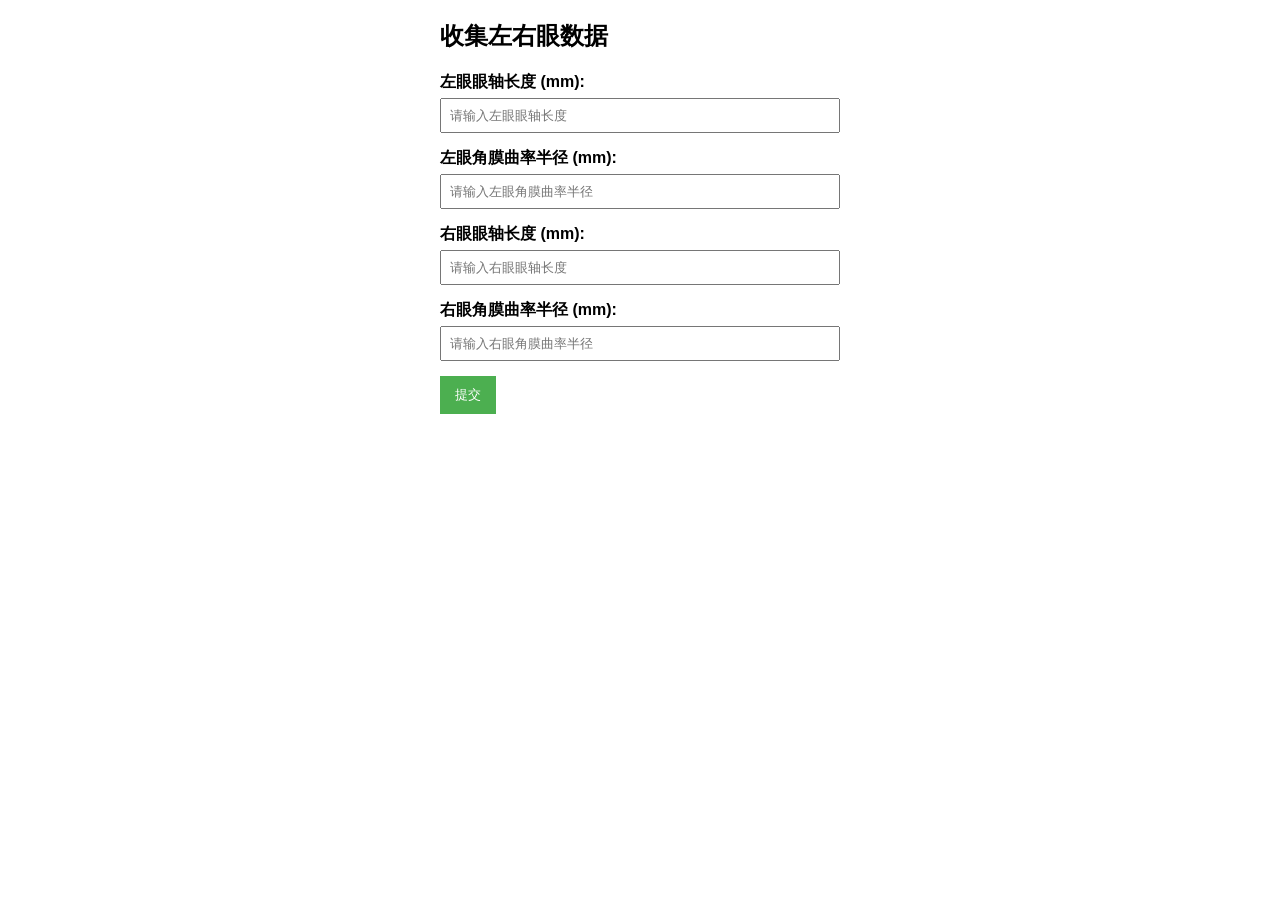
<file: temp.html>
<!DOCTYPE html>
<html lang="en">
<head>
    <meta charset="UTF-8">
    <meta name="viewport" content="width=device-width, initial-scale=1.0">
    <title>眼轴长度和角膜曲率半径收集</title>
    <style>
        body {
            font-family: Arial, sans-serif;
            margin: 20px;
        }
        .form-container {
            max-width: 400px;
            margin: 0 auto;
        }
        .form-group {
            margin-bottom: 15px;
        }
        label {
            display: block;
            font-weight: bold;
            margin-bottom: 5px;
        }
        input {
            width: 100%;
            padding: 8px;
            box-sizing: border-box;
        }
        button {
            background-color: #4CAF50;
            color: white;
            padding: 10px 15px;
            border: none;
            cursor: pointer;
        }
        button:hover {
            background-color: #45a049;
        }
        .output {
            margin-top: 10px;
            font-size: 16px;
            color: #333;
        }
    </style>
</head>
<body>
    <div class="form-container">
        <h2>收集左右眼数据</h2>
        <form id="eyeDataForm">
            <div class="form-group">
                <label for="leftEyeAL">左眼眼轴长度 (mm):</label>
                <input type="number" id="leftEyeAL" name="leftEyeAL" step="0.01" placeholder="请输入左眼眼轴长度" required>
            </div>
            <div class="form-group">
                <label for="leftEyeCR">左眼角膜曲率半径 (mm):</label>
                <input type="number" id="leftEyeCR" name="leftEyeCR" step="0.01" placeholder="请输入左眼角膜曲率半径" required>
            </div>
            <div class="output" id="leftEyeSEOutput"></div>

            <div class="form-group">
                <label for="rightEyeAL">右眼眼轴长度 (mm):</label>
                <input type="number" id="rightEyeAL" name="rightEyeAL" step="0.01" placeholder="请输入右眼眼轴长度" required>
            </div>
            <div class="form-group">
                <label for="rightEyeCR">右眼角膜曲率半径 (mm):</label>
                <input type="number" id="rightEyeCR" name="rightEyeCR" step="0.01" placeholder="请输入右眼角膜曲率半径" required>
            </div>
            <div class="output" id="rightEyeSEOutput"></div>

            <button type="submit">提交</button>
        </form>
    </div>

    <script>
        document.getElementById('eyeDataForm').addEventListener('input', function() {
            const leftEyeAL = parseFloat(document.getElementById('leftEyeAL').value);
            const leftEyeCR = parseFloat(document.getElementById('leftEyeCR').value);
            const rightEyeAL = parseFloat(document.getElementById('rightEyeAL').value);
            const rightEyeCR = parseFloat(document.getElementById('rightEyeCR').value);

            const leftEyeSEOutput = document.getElementById('leftEyeSEOutput');
            const rightEyeSEOutput = document.getElementById('rightEyeSEOutput');

            if (!isNaN(leftEyeAL) && !isNaN(leftEyeCR)) {
                const leftSE = 43.86 - 14.73 * (leftEyeAL / leftEyeCR);
                leftEyeSEOutput.textContent = `左眼SE值: ${leftSE.toFixed(2)}`;
            } else {
                leftEyeSEOutput.textContent = '';
            }

            if (!isNaN(rightEyeAL) && !isNaN(rightEyeCR)) {
                const rightSE = 43.86 - 14.73 * (rightEyeAL / rightEyeCR);
                rightEyeSEOutput.textContent = `右眼SE值: ${rightSE.toFixed(2)}`;
            } else {
                rightEyeSEOutput.textContent = '';
            }
        });

        document.getElementById('eyeDataForm').addEventListener('submit', function(event) {
            event.preventDefault();

            const leftEyeAL = document.getElementById('leftEyeAL').value;
            const leftEyeCR = document.getElementById('leftEyeCR').value;
            const rightEyeAL = document.getElementById('rightEyeAL').value;
            const rightEyeCR = document.getElementById('rightEyeCR').value;

            console.log('左眼眼轴长度:', leftEyeAL, 'mm');
            console.log('左眼角膜曲率半径:', leftEyeCR, 'mm');
            console.log('右眼眼轴长度:', rightEyeAL, 'mm');
            console.log('右眼角膜曲率半径:', rightEyeCR, 'mm');
        });
    </script>
</body>
</html>
</file>
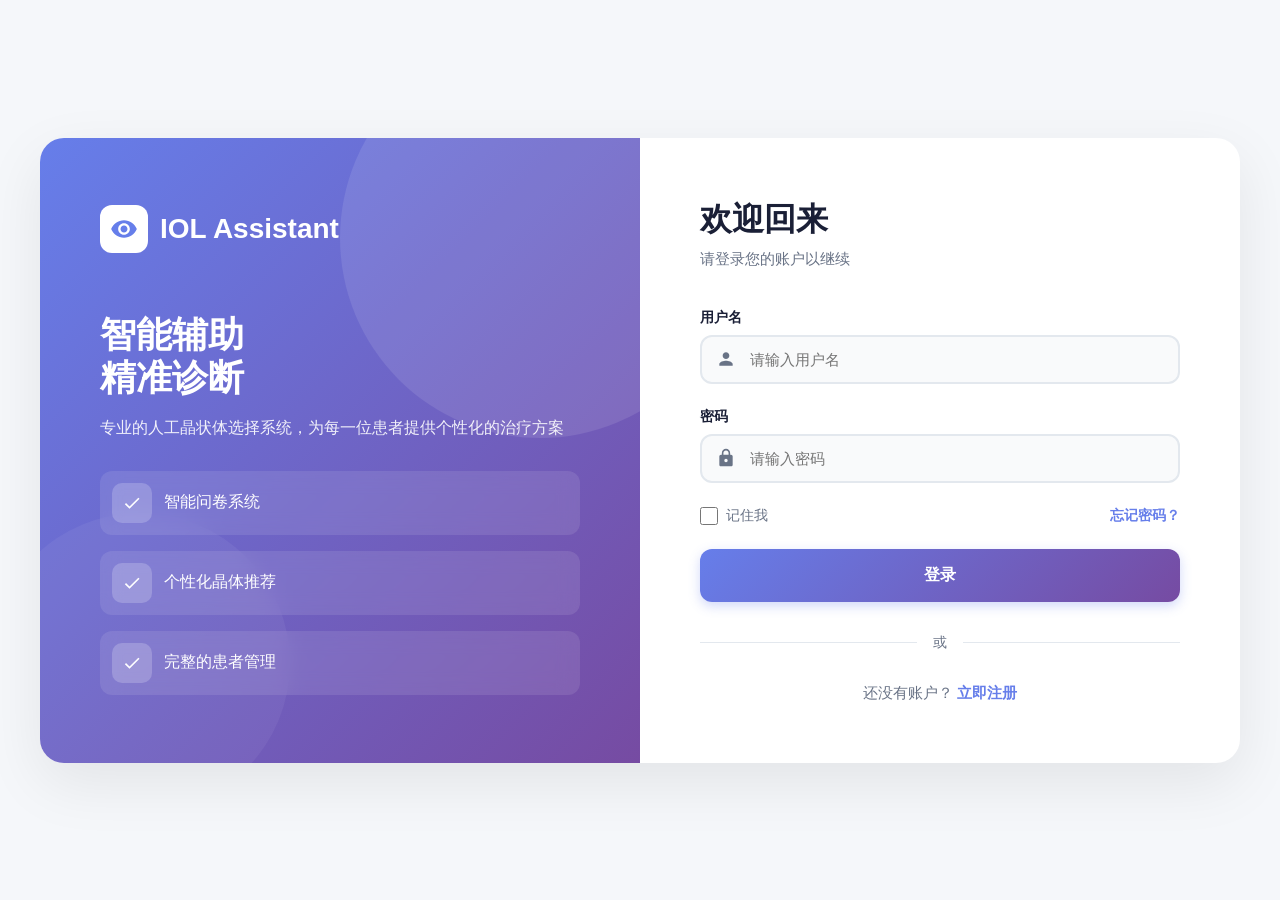
<file: templates/login.html>
<!DOCTYPE html>
<html lang="zh-CN">
<head>
    <meta charset="UTF-8">
    <meta name="viewport" content="width=device-width, initial-scale=1.0">
    <title>登录 - 人工晶状体选择系统</title>
    <style>
        * {
            margin: 0;
            padding: 0;
            box-sizing: border-box;
        }

        body {
            font-family: 'Inter', -apple-system, BlinkMacSystemFont, 'Segoe UI', sans-serif;
            background: #f5f7fa;
            min-height: 100vh;
            display: flex;
            justify-content: center;
            align-items: center;
            padding: 20px;
        }

        .login-wrapper {
            display: flex;
            max-width: 1200px;
            width: 100%;
            background: white;
            border-radius: 24px;
            overflow: hidden;
            box-shadow: 0 20px 60px rgba(0, 0, 0, 0.08);
            animation: slideUp 0.6s ease-out;
        }

        @keyframes slideUp {
            from {
                opacity: 0;
                transform: translateY(30px);
            }
            to {
                opacity: 1;
                transform: translateY(0);
            }
        }

        .login-left {
            flex: 1;
            background: linear-gradient(135deg, #667eea 0%, #764ba2 100%);
            padding: 60px;
            display: flex;
            flex-direction: column;
            justify-content: center;
            color: white;
            position: relative;
            overflow: hidden;
        }

        .login-left::before {
            content: '';
            position: absolute;
            width: 400px;
            height: 400px;
            background: rgba(255, 255, 255, 0.1);
            border-radius: 50%;
            top: -100px;
            right: -100px;
        }

        .login-left::after {
            content: '';
            position: absolute;
            width: 300px;
            height: 300px;
            background: rgba(255, 255, 255, 0.05);
            border-radius: 50%;
            bottom: -50px;
            left: -50px;
        }

        .logo-section {
            position: relative;
            z-index: 1;
            margin-bottom: 40px;
        }

        .logo {
            display: flex;
            align-items: center;
            gap: 12px;
            margin-bottom: 20px;
        }

        .logo-icon {
            width: 48px;
            height: 48px;
            background: white;
            border-radius: 12px;
            display: flex;
            align-items: center;
            justify-content: center;
        }

        .logo h1 {
            font-size: 28px;
            font-weight: 700;
        }

        .welcome-text {
            position: relative;
            z-index: 1;
        }

        .welcome-text h2 {
            font-size: 36px;
            font-weight: 700;
            margin-bottom: 16px;
            line-height: 1.2;
        }

        .welcome-text p {
            font-size: 16px;
            opacity: 0.9;
            line-height: 1.6;
            margin-bottom: 30px;
        }

        .feature-list {
            position: relative;
            z-index: 1;
            display: flex;
            flex-direction: column;
            gap: 16px;
        }

        .feature-item {
            display: flex;
            align-items: center;
            gap: 12px;
            padding: 12px;
            background: rgba(255, 255, 255, 0.1);
            border-radius: 12px;
            backdrop-filter: blur(10px);
        }

        .feature-icon {
            width: 40px;
            height: 40px;
            background: rgba(255, 255, 255, 0.2);
            border-radius: 10px;
            display: flex;
            align-items: center;
            justify-content: center;
            flex-shrink: 0;
        }

        .login-right {
            flex: 1;
            padding: 60px;
            display: flex;
            flex-direction: column;
            justify-content: center;
        }

        .login-header {
            margin-bottom: 40px;
        }

        .login-header h3 {
            font-size: 32px;
            font-weight: 700;
            color: #1a1f36;
            margin-bottom: 8px;
        }

        .login-header p {
            font-size: 15px;
            color: #697386;
        }

        .error-message, .success-message {
            padding: 14px 16px;
            border-radius: 12px;
            margin-bottom: 24px;
            font-size: 14px;
            display: none;
            animation: fadeIn 0.3s ease;
        }

        @keyframes fadeIn {
            from { opacity: 0; transform: translateY(-10px); }
            to { opacity: 1; transform: translateY(0); }
        }

        .error-message {
            background-color: #fff0f0;
            border: 1px solid #ffd6d6;
            color: #c30000;
        }

        .success-message {
            background-color: #f0fff4;
            border: 1px solid #c6f6d5;
            color: #22543d;
        }

        .form-group {
            margin-bottom: 24px;
        }

        .form-group label {
            display: block;
            margin-bottom: 8px;
            color: #1a1f36;
            font-weight: 600;
            font-size: 14px;
        }

        .input-wrapper {
            position: relative;
        }

        .input-icon {
            position: absolute;
            left: 16px;
            top: 50%;
            transform: translateY(-50%);
            color: #697386;
        }

        .form-group input {
            width: 100%;
            padding: 14px 16px 14px 48px;
            border: 2px solid #e3e8ee;
            border-radius: 12px;
            font-size: 15px;
            transition: all 0.3s ease;
            background: #f9fafb;
        }

        .form-group input:focus {
            outline: none;
            border-color: #667eea;
            background: white;
            box-shadow: 0 0 0 4px rgba(102, 126, 234, 0.1);
        }

        .form-options {
            display: flex;
            justify-content: space-between;
            align-items: center;
            margin-bottom: 24px;
        }

        .remember-me {
            display: flex;
            align-items: center;
            gap: 8px;
        }

        .remember-me input[type="checkbox"] {
            width: 18px;
            height: 18px;
            cursor: pointer;
        }

        .remember-me label {
            font-size: 14px;
            color: #697386;
            cursor: pointer;
        }

        .forgot-password {
            font-size: 14px;
            color: #667eea;
            text-decoration: none;
            font-weight: 600;
            transition: color 0.3s ease;
        }

        .forgot-password:hover {
            color: #764ba2;
        }

        .login-btn {
            width: 100%;
            padding: 16px;
            background: linear-gradient(135deg, #667eea 0%, #764ba2 100%);
            color: white;
            border: none;
            border-radius: 12px;
            font-size: 16px;
            font-weight: 600;
            cursor: pointer;
            transition: all 0.3s ease;
            box-shadow: 0 4px 12px rgba(102, 126, 234, 0.3);
        }

        .login-btn:hover {
            transform: translateY(-2px);
            box-shadow: 0 8px 20px rgba(102, 126, 234, 0.4);
        }

        .login-btn:active {
            transform: translateY(0);
        }

        .login-btn:disabled {
            background: #cbd5e0;
            cursor: not-allowed;
            transform: none;
            box-shadow: none;
        }

        .divider {
            display: flex;
            align-items: center;
            margin: 32px 0;
            color: #697386;
            font-size: 14px;
        }

        .divider::before,
        .divider::after {
            content: '';
            flex: 1;
            height: 1px;
            background: #e3e8ee;
        }

        .divider span {
            padding: 0 16px;
        }

        .register-link {
            text-align: center;
            font-size: 15px;
            color: #697386;
        }

        .register-link a {
            color: #667eea;
            text-decoration: none;
            font-weight: 600;
            transition: color 0.3s ease;
        }

        .register-link a:hover {
            color: #764ba2;
        }

        @media (max-width: 968px) {
            .login-left {
                display: none;
            }

            .login-right {
                padding: 40px 30px;
            }
        }

        @media (max-width: 480px) {
            .login-right {
                padding: 30px 20px;
            }

            .login-header h3 {
                font-size: 26px;
            }
        }
    </style>
</head>
<body>
    <div class="login-wrapper">
        <div class="login-left">
            <div class="logo-section">
                <div class="logo">
                    <div class="logo-icon">
                        <svg width="28" height="28" viewBox="0 0 24 24" fill="none">
                            <path d="M12 4.5C7 4.5 2.73 7.61 1 12c1.73 4.39 6 7.5 11 7.5s9.27-3.11 11-7.5c-1.73-4.39-6-7.5-11-7.5zM12 17c-2.76 0-5-2.24-5-5s2.24-5 5-5 5 2.24 5 5-2.24 5-5 5zm0-8c-1.66 0-3 1.34-3 3s1.34 3 3 3 3-1.34 3-3-1.34-3-3-3z" fill="#667eea"/>
                        </svg>
                    </div>
                    <h1>IOL Assistant</h1>
                </div>
            </div>

            <div class="welcome-text">
                <h2>智能辅助<br>精准诊断</h2>
                <p>专业的人工晶状体选择系统，为每一位患者提供个性化的治疗方案</p>
            </div>

            <div class="feature-list">
                <div class="feature-item">
                    <div class="feature-icon">
                        <svg width="20" height="20" viewBox="0 0 24 24" fill="white">
                            <path d="M9 16.17L4.83 12l-1.42 1.41L9 19 21 7l-1.41-1.41z"/>
                        </svg>
                    </div>
                    <span>智能问卷系统</span>
                </div>
                <div class="feature-item">
                    <div class="feature-icon">
                        <svg width="20" height="20" viewBox="0 0 24 24" fill="white">
                            <path d="M9 16.17L4.83 12l-1.42 1.41L9 19 21 7l-1.41-1.41z"/>
                        </svg>
                    </div>
                    <span>个性化晶体推荐</span>
                </div>
                <div class="feature-item">
                    <div class="feature-icon">
                        <svg width="20" height="20" viewBox="0 0 24 24" fill="white">
                            <path d="M9 16.17L4.83 12l-1.42 1.41L9 19 21 7l-1.41-1.41z"/>
                        </svg>
                    </div>
                    <span>完整的患者管理</span>
                </div>
            </div>
        </div>

        <div class="login-right">
            <div class="login-header">
                <h3>欢迎回来</h3>
                <p>请登录您的账户以继续</p>
            </div>

            <div id="errorMessage" class="error-message"></div>
            <div id="successMessage" class="success-message"></div>

            <form id="loginForm">
                <div class="form-group">
                    <label for="username">用户名</label>
                    <div class="input-wrapper">
                        <svg class="input-icon" width="20" height="20" viewBox="0 0 24 24" fill="currentColor">
                            <path d="M12 12c2.21 0 4-1.79 4-4s-1.79-4-4-4-4 1.79-4 4 1.79 4 4 4zm0 2c-2.67 0-8 1.34-8 4v2h16v-2c0-2.66-5.33-4-8-4z"/>
                        </svg>
                        <input type="text" id="username" name="username" required placeholder="请输入用户名">
                    </div>
                </div>

                <div class="form-group">
                    <label for="password">密码</label>
                    <div class="input-wrapper">
                        <svg class="input-icon" width="20" height="20" viewBox="0 0 24 24" fill="currentColor">
                            <path d="M18 8h-1V6c0-2.76-2.24-5-5-5S7 3.24 7 6v2H6c-1.1 0-2 .9-2 2v10c0 1.1.9 2 2 2h12c1.1 0 2-.9 2-2V10c0-1.1-.9-2-2-2zm-6 9c-1.1 0-2-.9-2-2s.9-2 2-2 2 .9 2 2-.9 2-2 2zm3.1-9H8.9V6c0-1.71 1.39-3.1 3.1-3.1 1.71 0 3.1 1.39 3.1 3.1v2z"/>
                        </svg>
                        <input type="password" id="password" name="password" required placeholder="请输入密码">
                    </div>
                </div>

                <div class="form-options">
                    <div class="remember-me">
                        <input type="checkbox" id="remember" name="remember">
                        <label for="remember">记住我</label>
                    </div>
                    <a href="#" class="forgot-password">忘记密码？</a>
                </div>

                <button type="submit" class="login-btn" id="loginBtn">登录</button>
            </form>

            <div class="divider">
                <span>或</span>
            </div>

            <div class="register-link">
                <p>还没有账户？ <a href="{{ url_for('register') }}">立即注册</a></p>
            </div>
        </div>
    </div>

    <script>
        document.getElementById('loginForm').addEventListener('submit', async function(e) {
            e.preventDefault();

            const username = document.getElementById('username').value;
            const password = document.getElementById('password').value;
            const loginBtn = document.getElementById('loginBtn');
            const errorMessage = document.getElementById('errorMessage');
            const successMessage = document.getElementById('successMessage');

            errorMessage.style.display = 'none';
            successMessage.style.display = 'none';

            loginBtn.disabled = true;
            loginBtn.textContent = '登录中...';

            try {
                const response = await fetch('/login', {
                    method: 'POST',
                    headers: {
                        'Content-Type': 'application/json',
                    },
                    body: JSON.stringify({ username, password })
                });

                const data = await response.json();

                if (data.success) {
                    successMessage.textContent = '✓ 登录成功！正在跳转...';
                    successMessage.style.display = 'block';
                    setTimeout(() => {
                        window.location.href = '/';
                    }, 800);
                } else {
                    errorMessage.textContent = data.message || '登录失败，请重试';
                    errorMessage.style.display = 'block';
                    loginBtn.disabled = false;
                    loginBtn.textContent = '登录';
                }
            } catch (error) {
                errorMessage.textContent = '网络错误，请稍后重试';
                errorMessage.style.display = 'block';
                loginBtn.disabled = false;
                loginBtn.textContent = '登录';
            }
        });
    </script>
</body>
</html>
</file>
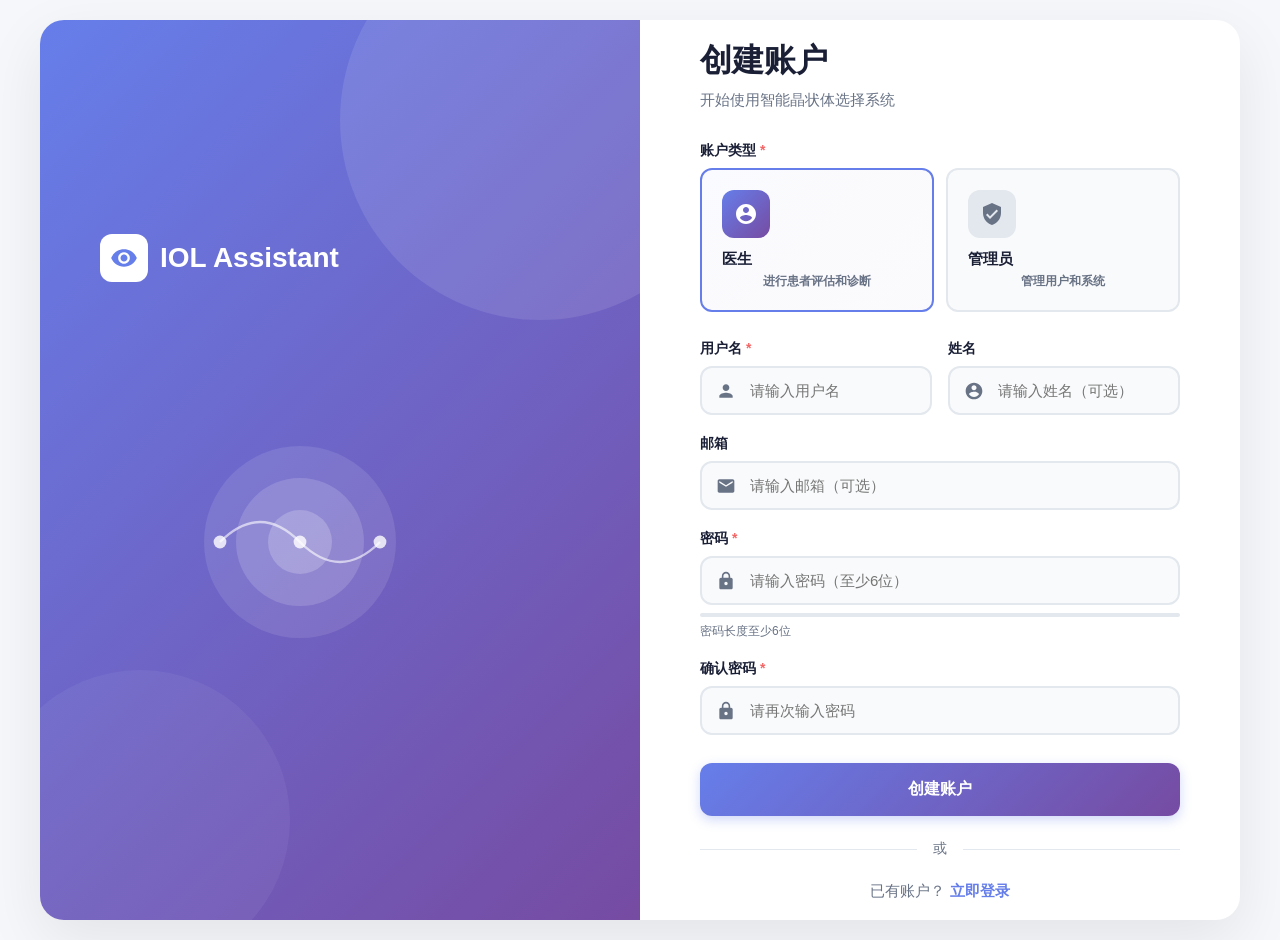
<file: templates/register.html>
<!DOCTYPE html>
<html lang="zh-CN">
<head>
    <meta charset="UTF-8">
    <meta name="viewport" content="width=device-width, initial-scale=1.0">
    <title>注册 - 人工晶状体选择系统</title>
    <style>
        * {
            margin: 0;
            padding: 0;
            box-sizing: border-box;
        }

        body {
            font-family: 'Inter', -apple-system, BlinkMacSystemFont, 'Segoe UI', sans-serif;
            background: #f5f7fa;
            min-height: 100vh;
            display: flex;
            justify-content: center;
            align-items: center;
            padding: 20px;
        }

        .register-wrapper {
            display: flex;
            max-width: 1200px;
            width: 100%;
            background: white;
            border-radius: 24px;
            overflow: hidden;
            box-shadow: 0 20px 60px rgba(0, 0, 0, 0.08);
            animation: slideUp 0.6s ease-out;
        }

        @keyframes slideUp {
            from {
                opacity: 0;
                transform: translateY(30px);
            }
            to {
                opacity: 1;
                transform: translateY(0);
            }
        }

        .register-left {
            flex: 1;
            background: linear-gradient(135deg, #667eea 0%, #764ba2 100%);
            padding: 60px;
            display: flex;
            flex-direction: column;
            justify-content: center;
            color: white;
            position: relative;
            overflow: hidden;
        }

        .register-left::before {
            content: '';
            position: absolute;
            width: 400px;
            height: 400px;
            background: rgba(255, 255, 255, 0.1);
            border-radius: 50%;
            top: -100px;
            right: -100px;
        }

        .register-left::after {
            content: '';
            position: absolute;
            width: 300px;
            height: 300px;
            background: rgba(255, 255, 255, 0.05);
            border-radius: 50%;
            bottom: -50px;
            left: -50px;
        }

        .logo-section {
            position: relative;
            z-index: 1;
            margin-bottom: 40px;
        }

        .logo {
            display: flex;
            align-items: center;
            gap: 12px;
            margin-bottom: 20px;
        }

        .logo-icon {
            width: 48px;
            height: 48px;
            background: white;
            border-radius: 12px;
            display: flex;
            align-items: center;
            justify-content: center;
        }

        .logo h1 {
            font-size: 28px;
            font-weight: 700;
        }

        .illustration {
            position: relative;
            z-index: 1;
            margin-top: 40px;
        }

        .illustration svg {
            width: 100%;
            max-width: 400px;
        }

        .register-right {
            flex: 1;
            padding: 60px;
            display: flex;
            flex-direction: column;
            justify-content: center;
            max-height: 100vh;
            overflow-y: auto;
        }

        .register-header {
            margin-bottom: 32px;
        }

        .register-header h3 {
            font-size: 32px;
            font-weight: 700;
            color: #1a1f36;
            margin-bottom: 8px;
        }

        .register-header p {
            font-size: 15px;
            color: #697386;
        }

        .error-message, .success-message {
            padding: 14px 16px;
            border-radius: 12px;
            margin-bottom: 20px;
            font-size: 14px;
            display: none;
            animation: fadeIn 0.3s ease;
        }

        @keyframes fadeIn {
            from { opacity: 0; transform: translateY(-10px); }
            to { opacity: 1; transform: translateY(0); }
        }

        .error-message {
            background-color: #fff0f0;
            border: 1px solid #ffd6d6;
            color: #c30000;
        }

        .success-message {
            background-color: #f0fff4;
            border: 1px solid #c6f6d5;
            color: #22543d;
        }

        .form-row {
            display: grid;
            grid-template-columns: 1fr 1fr;
            gap: 16px;
        }

        .form-group {
            margin-bottom: 20px;
        }

        .form-group label {
            display: block;
            margin-bottom: 8px;
            color: #1a1f36;
            font-weight: 600;
            font-size: 14px;
        }

        .required {
            color: #f56565;
        }

        .input-wrapper {
            position: relative;
        }

        .input-icon {
            position: absolute;
            left: 16px;
            top: 50%;
            transform: translateY(-50%);
            color: #697386;
        }

        .form-group input, .form-group select {
            width: 100%;
            padding: 14px 16px 14px 48px;
            border: 2px solid #e3e8ee;
            border-radius: 12px;
            font-size: 15px;
            transition: all 0.3s ease;
            background: #f9fafb;
        }

        .form-group select {
            cursor: pointer;
        }

        .form-group input:focus, .form-group select:focus {
            outline: none;
            border-color: #667eea;
            background: white;
            box-shadow: 0 0 0 4px rgba(102, 126, 234, 0.1);
        }

        .role-options {
            display: grid;
            grid-template-columns: 1fr 1fr;
            gap: 12px;
            margin-top: 8px;
        }

        .role-option {
            position: relative;
        }

        .role-option input[type="radio"] {
            position: absolute;
            opacity: 0;
            width: 0;
            height: 0;
        }

        .role-label {
            display: flex;
            flex-direction: column;
            align-items: center;
            padding: 20px;
            border: 2px solid #e3e8ee;
            border-radius: 12px;
            cursor: pointer;
            transition: all 0.3s ease;
            background: #f9fafb;
        }

        .role-option input[type="radio"]:checked + .role-label {
            border-color: #667eea;
            background: linear-gradient(135deg, #667eea08 0%, #764ba208 100%);
        }

        .role-icon {
            width: 48px;
            height: 48px;
            border-radius: 12px;
            display: flex;
            align-items: center;
            justify-content: center;
            margin-bottom: 12px;
            transition: all 0.3s ease;
        }

        .role-option input[type="radio"]:checked + .role-label .role-icon {
            background: linear-gradient(135deg, #667eea 0%, #764ba2 100%);
            color: white;
        }

        .role-option:not(:has(input:checked)) .role-icon {
            background: #e3e8ee;
            color: #697386;
        }

        .role-title {
            font-size: 15px;
            font-weight: 600;
            color: #1a1f36;
            margin-bottom: 4px;
        }

        .role-desc {
            font-size: 12px;
            color: #697386;
            text-align: center;
        }

        .password-strength {
            height: 4px;
            background-color: #e3e8ee;
            border-radius: 2px;
            margin-top: 8px;
            overflow: hidden;
            transition: all 0.3s ease;
        }

        .password-strength-bar {
            height: 100%;
            width: 0;
            transition: all 0.3s ease;
        }

        .strength-weak { background: linear-gradient(90deg, #f56565, #fc8181); width: 33%; }
        .strength-medium { background: linear-gradient(90deg, #ed8936, #f6ad55); width: 66%; }
        .strength-strong { background: linear-gradient(90deg, #48bb78, #68d391); width: 100%; }

        .strength-text {
            display: block;
            margin-top: 6px;
            font-size: 12px;
            color: #697386;
        }

        .register-btn {
            width: 100%;
            padding: 16px;
            background: linear-gradient(135deg, #667eea 0%, #764ba2 100%);
            color: white;
            border: none;
            border-radius: 12px;
            font-size: 16px;
            font-weight: 600;
            cursor: pointer;
            transition: all 0.3s ease;
            box-shadow: 0 4px 12px rgba(102, 126, 234, 0.3);
            margin-top: 8px;
        }

        .register-btn:hover {
            transform: translateY(-2px);
            box-shadow: 0 8px 20px rgba(102, 126, 234, 0.4);
        }

        .register-btn:active {
            transform: translateY(0);
        }

        .register-btn:disabled {
            background: #cbd5e0;
            cursor: not-allowed;
            transform: none;
            box-shadow: none;
        }

        .divider {
            display: flex;
            align-items: center;
            margin: 24px 0;
            color: #697386;
            font-size: 14px;
        }

        .divider::before,
        .divider::after {
            content: '';
            flex: 1;
            height: 1px;
            background: #e3e8ee;
        }

        .divider span {
            padding: 0 16px;
        }

        .login-link {
            text-align: center;
            font-size: 15px;
            color: #697386;
        }

        .login-link a {
            color: #667eea;
            text-decoration: none;
            font-weight: 600;
            transition: color 0.3s ease;
        }

        .login-link a:hover {
            color: #764ba2;
        }

        @media (max-width: 968px) {
            .register-left {
                display: none;
            }

            .register-right {
                padding: 40px 30px;
            }

            .form-row {
                grid-template-columns: 1fr;
            }
        }

        @media (max-width: 480px) {
            .register-right {
                padding: 30px 20px;
            }

            .register-header h3 {
                font-size: 26px;
            }

            .role-options {
                grid-template-columns: 1fr;
            }
        }
    </style>
</head>
<body>
    <div class="register-wrapper">
        <div class="register-left">
            <div class="logo-section">
                <div class="logo">
                    <div class="logo-icon">
                        <svg width="28" height="28" viewBox="0 0 24 24" fill="none">
                            <path d="M12 4.5C7 4.5 2.73 7.61 1 12c1.73 4.39 6 7.5 11 7.5s9.27-3.11 11-7.5c-1.73-4.39-6-7.5-11-7.5zM12 17c-2.76 0-5-2.24-5-5s2.24-5 5-5 5 2.24 5 5-2.24 5-5 5zm0-8c-1.66 0-3 1.34-3 3s1.34 3 3 3 3-1.34 3-3-1.34-3-3-3z" fill="#667eea"/>
                        </svg>
                    </div>
                    <h1>IOL Assistant</h1>
                </div>
            </div>

            <div class="illustration">
                <svg viewBox="0 0 500 400" fill="none" xmlns="http://www.w3.org/2000/svg">
                    <circle cx="250" cy="200" r="120" fill="rgba(255,255,255,0.1)"/>
                    <circle cx="250" cy="200" r="80" fill="rgba(255,255,255,0.15)"/>
                    <circle cx="250" cy="200" r="40" fill="rgba(255,255,255,0.2)"/>
                    <path d="M150 200 Q200 150 250 200 Q300 250 350 200" stroke="white" stroke-width="3" fill="none" opacity="0.6"/>
                    <circle cx="150" cy="200" r="8" fill="white" opacity="0.8"/>
                    <circle cx="250" cy="200" r="8" fill="white" opacity="0.8"/>
                    <circle cx="350" cy="200" r="8" fill="white" opacity="0.8"/>
                </svg>
            </div>
        </div>

        <div class="register-right">
            <div class="register-header">
                <h3>创建账户</h3>
                <p>开始使用智能晶状体选择系统</p>
            </div>

            <div id="errorMessage" class="error-message"></div>
            <div id="successMessage" class="success-message"></div>

            <form id="registerForm">
                <div class="form-group">
                    <label>账户类型 <span class="required">*</span></label>
                    <div class="role-options">
                        <div class="role-option">
                            <input type="radio" id="roleDoctor" name="role" value="doctor" checked>
                            <label for="roleDoctor" class="role-label">
                                <div class="role-icon">
                                    <svg width="24" height="24" viewBox="0 0 24 24" fill="currentColor">
                                        <path d="M12 2C6.48 2 2 6.48 2 12s4.48 10 10 10 10-4.48 10-10S17.52 2 12 2zm0 3c1.66 0 3 1.34 3 3s-1.34 3-3 3-3-1.34-3-3 1.34-3 3-3zm0 14.2c-2.5 0-4.71-1.28-6-3.22.03-1.99 4-3.08 6-3.08 1.99 0 5.97 1.09 6 3.08-1.29 1.94-3.5 3.22-6 3.22z"/>
                                    </svg>
                                </div>
                                <div class="role-title">医生</div>
                                <div class="role-desc">进行患者评估和诊断</div>
                            </label>
                        </div>
                        <div class="role-option">
                            <input type="radio" id="roleAdmin" name="role" value="admin">
                            <label for="roleAdmin" class="role-label">
                                <div class="role-icon">
                                    <svg width="24" height="24" viewBox="0 0 24 24" fill="currentColor">
                                        <path d="M12 1L3 5v6c0 5.55 3.84 10.74 9 12 5.16-1.26 9-6.45 9-12V5l-9-4zm-2 16l-4-4 1.41-1.41L10 14.17l6.59-6.59L18 9l-8 8z"/>
                                    </svg>
                                </div>
                                <div class="role-title">管理员</div>
                                <div class="role-desc">管理用户和系统</div>
                            </label>
                        </div>
                    </div>
                </div>

                <div class="form-row">
                    <div class="form-group">
                        <label for="username">用户名 <span class="required">*</span></label>
                        <div class="input-wrapper">
                            <svg class="input-icon" width="20" height="20" viewBox="0 0 24 24" fill="currentColor">
                                <path d="M12 12c2.21 0 4-1.79 4-4s-1.79-4-4-4-4 1.79-4 4 1.79 4 4 4zm0 2c-2.67 0-8 1.34-8 4v2h16v-2c0-2.66-5.33-4-8-4z"/>
                            </svg>
                            <input type="text" id="username" name="username" required placeholder="请输入用户名">
                        </div>
                    </div>

                    <div class="form-group">
                        <label for="fullName">姓名</label>
                        <div class="input-wrapper">
                            <svg class="input-icon" width="20" height="20" viewBox="0 0 24 24" fill="currentColor">
                                <path d="M12 2C6.48 2 2 6.48 2 12s4.48 10 10 10 10-4.48 10-10S17.52 2 12 2zm0 3c1.66 0 3 1.34 3 3s-1.34 3-3 3-3-1.34-3-3 1.34-3 3-3zm0 14.2c-2.5 0-4.71-1.28-6-3.22.03-1.99 4-3.08 6-3.08 1.99 0 5.97 1.09 6 3.08-1.29 1.94-3.5 3.22-6 3.22z"/>
                            </svg>
                            <input type="text" id="fullName" name="fullName" placeholder="请输入姓名（可选）">
                        </div>
                    </div>
                </div>

                <div class="form-group">
                    <label for="email">邮箱</label>
                    <div class="input-wrapper">
                        <svg class="input-icon" width="20" height="20" viewBox="0 0 24 24" fill="currentColor">
                            <path d="M20 4H4c-1.1 0-2 .9-2 2v12c0 1.1.9 2 2 2h16c1.1 0 2-.9 2-2V6c0-1.1-.9-2-2-2zm0 4l-8 5-8-5V6l8 5 8-5v2z"/>
                        </svg>
                        <input type="email" id="email" name="email" placeholder="请输入邮箱（可选）">
                    </div>
                </div>

                <div class="form-group">
                    <label for="password">密码 <span class="required">*</span></label>
                    <div class="input-wrapper">
                        <svg class="input-icon" width="20" height="20" viewBox="0 0 24 24" fill="currentColor">
                            <path d="M18 8h-1V6c0-2.76-2.24-5-5-5S7 3.24 7 6v2H6c-1.1 0-2 .9-2 2v10c0 1.1.9 2 2 2h12c1.1 0 2-.9 2-2V10c0-1.1-.9-2-2-2zm-6 9c-1.1 0-2-.9-2-2s.9-2 2-2 2 .9 2 2-.9 2-2 2zm3.1-9H8.9V6c0-1.71 1.39-3.1 3.1-3.1 1.71 0 3.1 1.39 3.1 3.1v2z"/>
                        </svg>
                        <input type="password" id="password" name="password" required placeholder="请输入密码（至少6位）">
                    </div>
                    <div class="password-strength">
                        <div class="password-strength-bar" id="strengthBar"></div>
                    </div>
                    <small class="strength-text" id="strengthText">密码长度至少6位</small>
                </div>

                <div class="form-group">
                    <label for="confirmPassword">确认密码 <span class="required">*</span></label>
                    <div class="input-wrapper">
                        <svg class="input-icon" width="20" height="20" viewBox="0 0 24 24" fill="currentColor">
                            <path d="M18 8h-1V6c0-2.76-2.24-5-5-5S7 3.24 7 6v2H6c-1.1 0-2 .9-2 2v10c0 1.1.9 2 2 2h12c1.1 0 2-.9 2-2V10c0-1.1-.9-2-2-2zm-6 9c-1.1 0-2-.9-2-2s.9-2 2-2 2 .9 2 2-.9 2-2 2zm3.1-9H8.9V6c0-1.71 1.39-3.1 3.1-3.1 1.71 0 3.1 1.39 3.1 3.1v2z"/>
                        </svg>
                        <input type="password" id="confirmPassword" name="confirmPassword" required placeholder="请再次输入密码">
                    </div>
                </div>

                <button type="submit" class="register-btn" id="registerBtn">创建账户</button>
            </form>

            <div class="divider">
                <span>或</span>
            </div>

            <div class="login-link">
                <p>已有账户？ <a href="/login">立即登录</a></p>
            </div>
        </div>
    </div>

    <script>
        document.getElementById('password').addEventListener('input', function() {
            const password = this.value;
            const strengthBar = document.getElementById('strengthBar');
            const strengthText = document.getElementById('strengthText');

            let strength = 0;
            if (password.length >= 6) strength++;
            if (password.length >= 10) strength++;
            if (/[a-z]/.test(password) && /[A-Z]/.test(password)) strength++;
            if (/\d/.test(password)) strength++;
            if (/[^a-zA-Z0-9]/.test(password)) strength++;

            strengthBar.className = 'password-strength-bar';

            if (strength <= 2) {
                strengthBar.classList.add('strength-weak');
                strengthText.textContent = '密码强度：弱';
                strengthText.style.color = '#f56565';
            } else if (strength <= 3) {
                strengthBar.classList.add('strength-medium');
                strengthText.textContent = '密码强度：中';
                strengthText.style.color = '#ed8936';
            } else {
                strengthBar.classList.add('strength-strong');
                strengthText.textContent = '密码强度：强';
                strengthText.style.color = '#48bb78';
            }
        });

        document.getElementById('registerForm').addEventListener('submit', async function(e) {
            e.preventDefault();

            const username = document.getElementById('username').value;
            const fullName = document.getElementById('fullName').value;
            const email = document.getElementById('email').value;
            const password = document.getElementById('password').value;
            const confirmPassword = document.getElementById('confirmPassword').value;
            const role = document.querySelector('input[name="role"]:checked').value;
            const registerBtn = document.getElementById('registerBtn');
            const errorMessage = document.getElementById('errorMessage');
            const successMessage = document.getElementById('successMessage');

            errorMessage.style.display = 'none';
            successMessage.style.display = 'none';

            if (password !== confirmPassword) {
                errorMessage.textContent = '两次输入的密码不一致';
                errorMessage.style.display = 'block';
                return;
            }

            if (password.length < 6) {
                errorMessage.textContent = '密码长度至少为6位';
                errorMessage.style.display = 'block';
                return;
            }

            registerBtn.disabled = true;
            registerBtn.textContent = '注册中...';

            try {
                const response = await fetch('/register', {
                    method: 'POST',
                    headers: {
                        'Content-Type': 'application/json',
                    },
                    body: JSON.stringify({
                        username,
                        password,
                        email: email || null,
                        full_name: fullName || null,
                        role
                    })
                });

                const data = await response.json();

                if (data.success) {
                    successMessage.textContent = '✓ 注册成功！正在跳转到登录页面...';
                    successMessage.style.display = 'block';
                    setTimeout(() => {
                        window.location.href = '/login';
                    }, 1500);
                } else {
                    errorMessage.textContent = data.message || '注册失败，请重试';
                    errorMessage.style.display = 'block';
                    registerBtn.disabled = false;
                    registerBtn.textContent = '创建账户';
                }
            } catch (error) {
                errorMessage.textContent = '网络错误，请稍后重试';
                errorMessage.style.display = 'block';
                registerBtn.disabled = false;
                registerBtn.textContent = '创建账户';
            }
        });
    </script>
</body>
</html>
</file>
